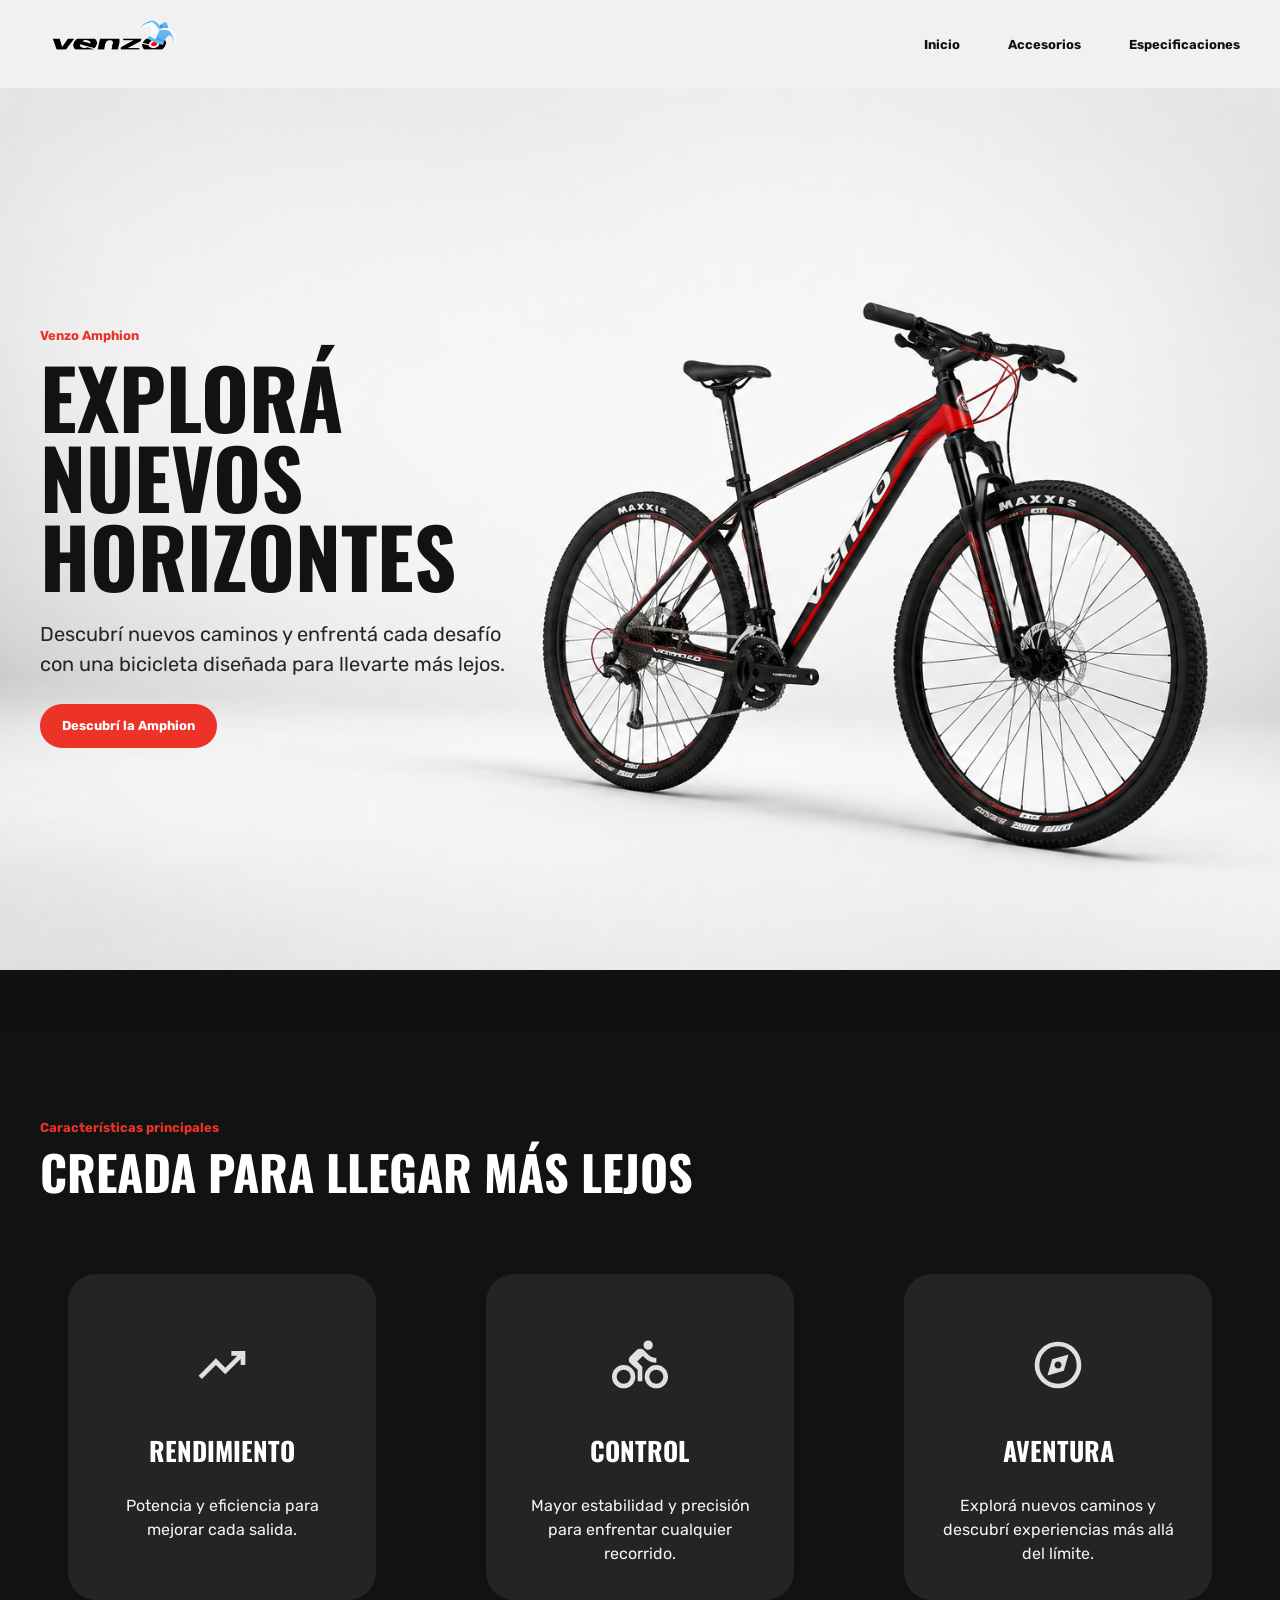
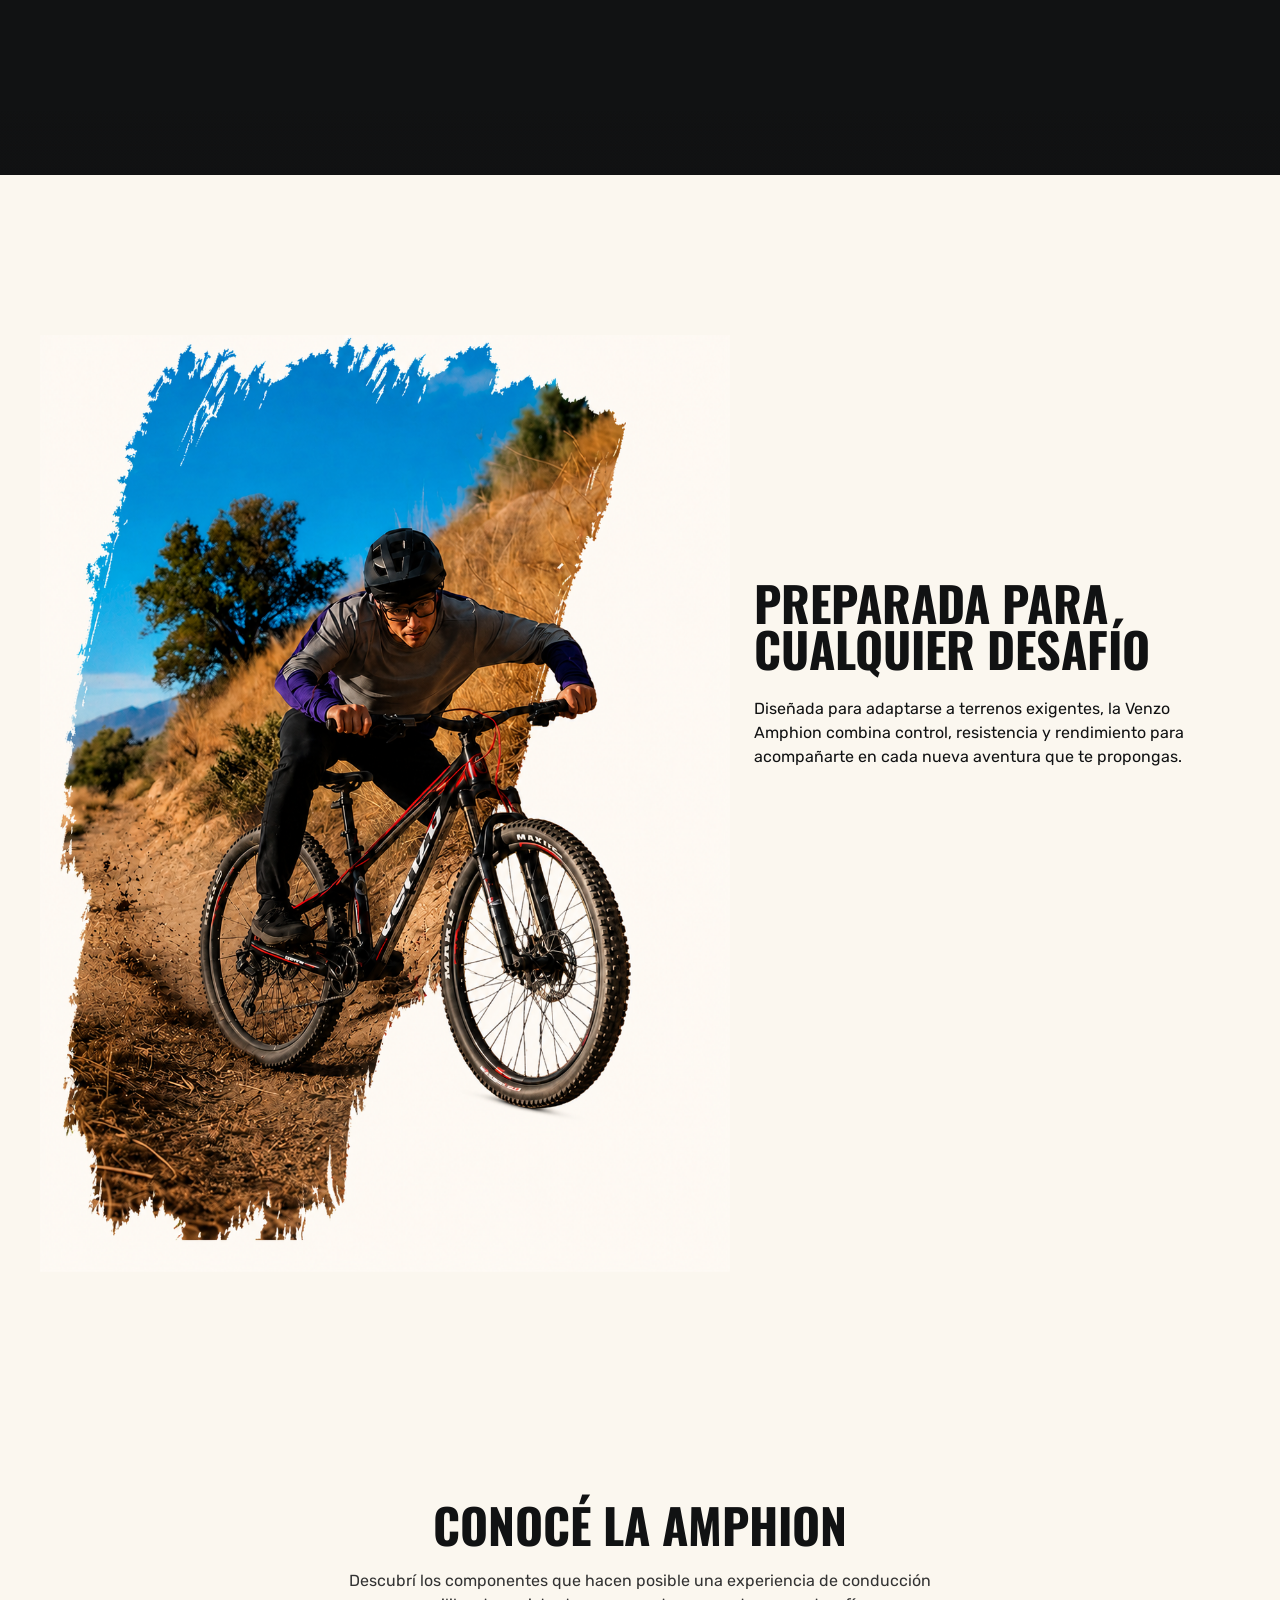
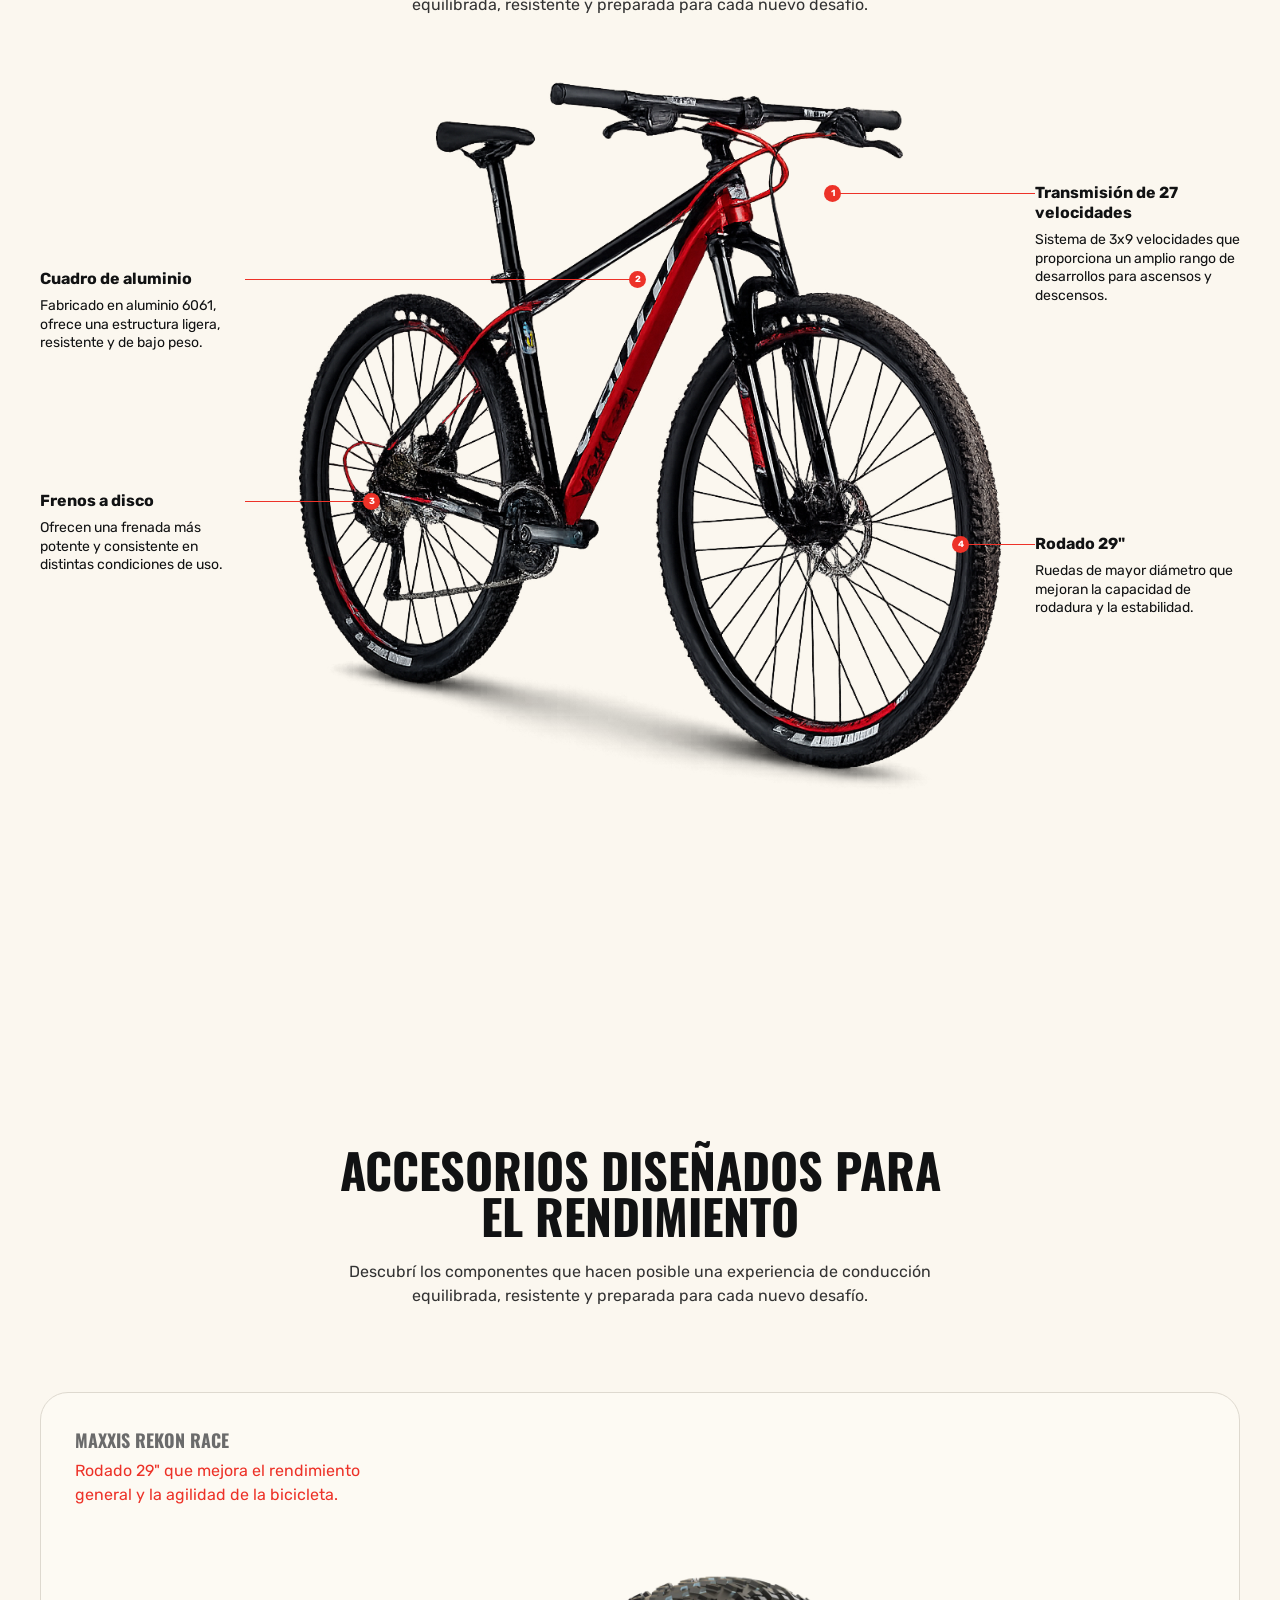
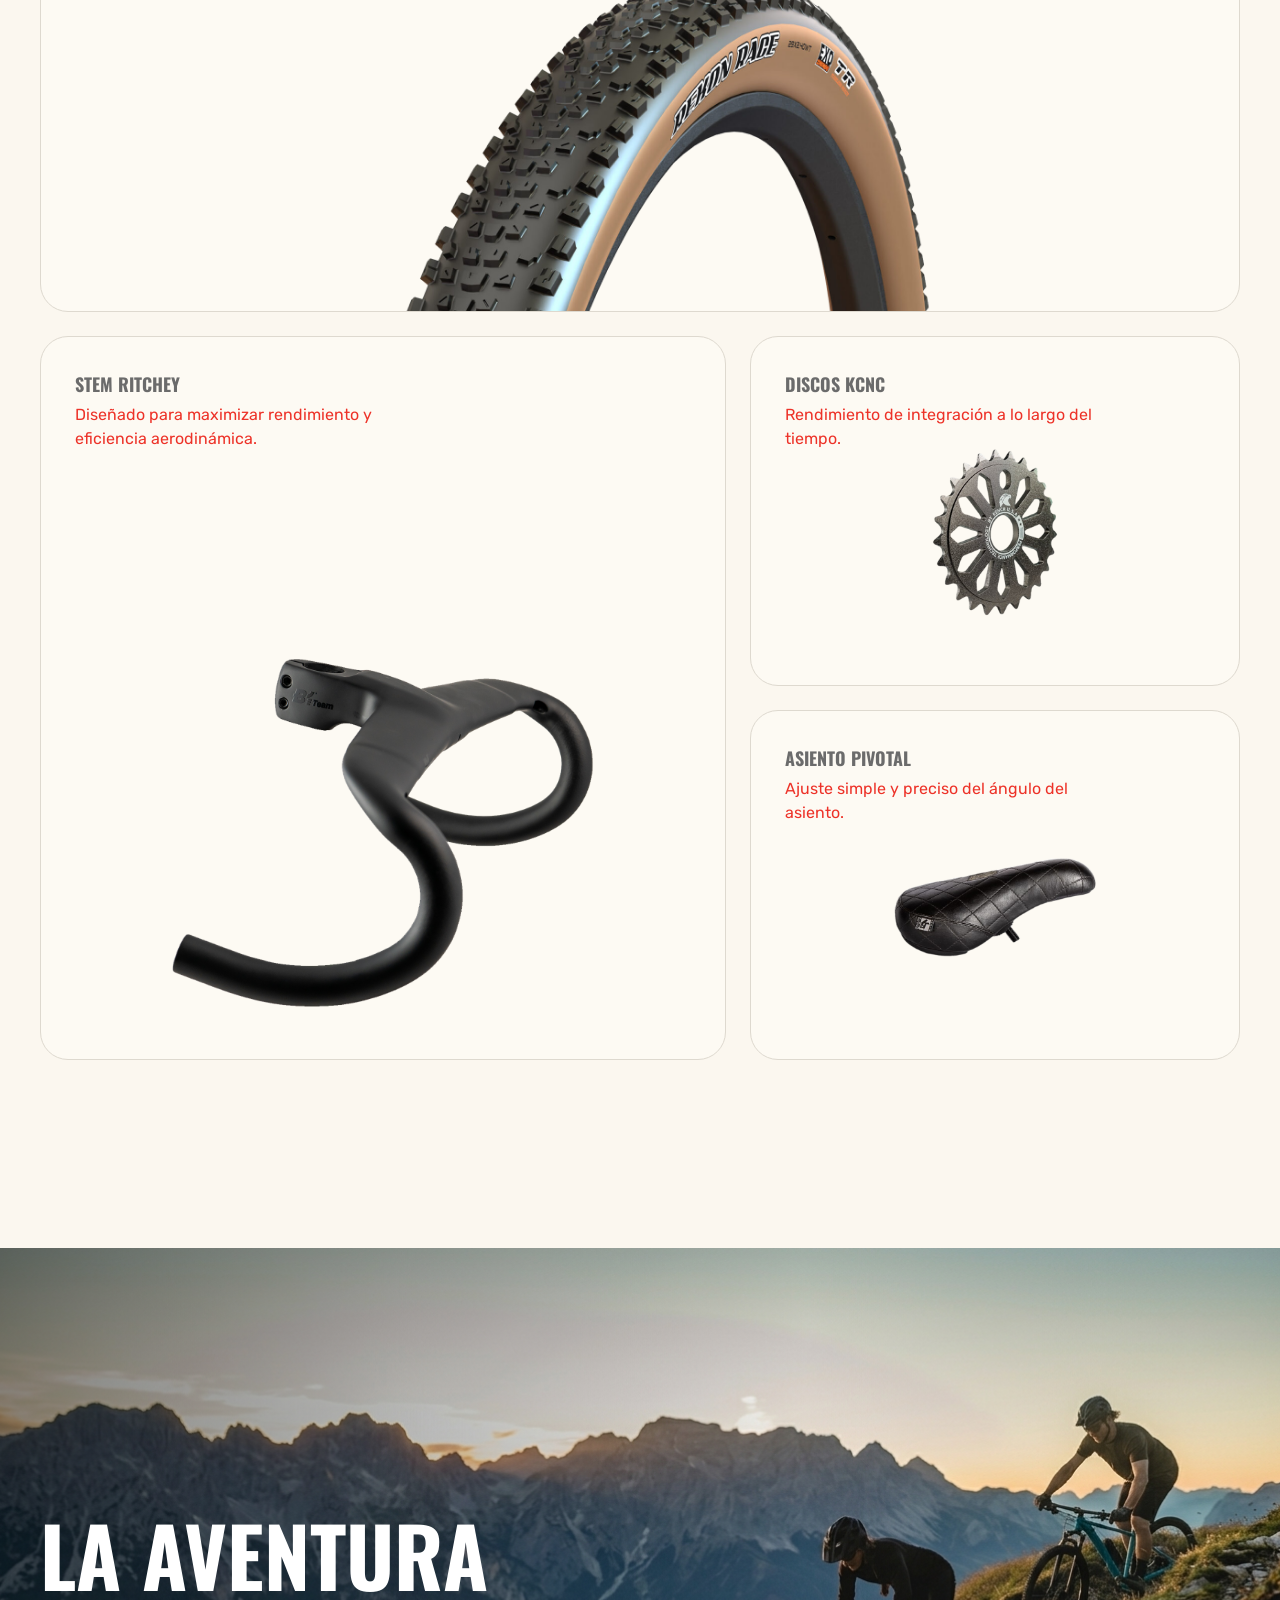
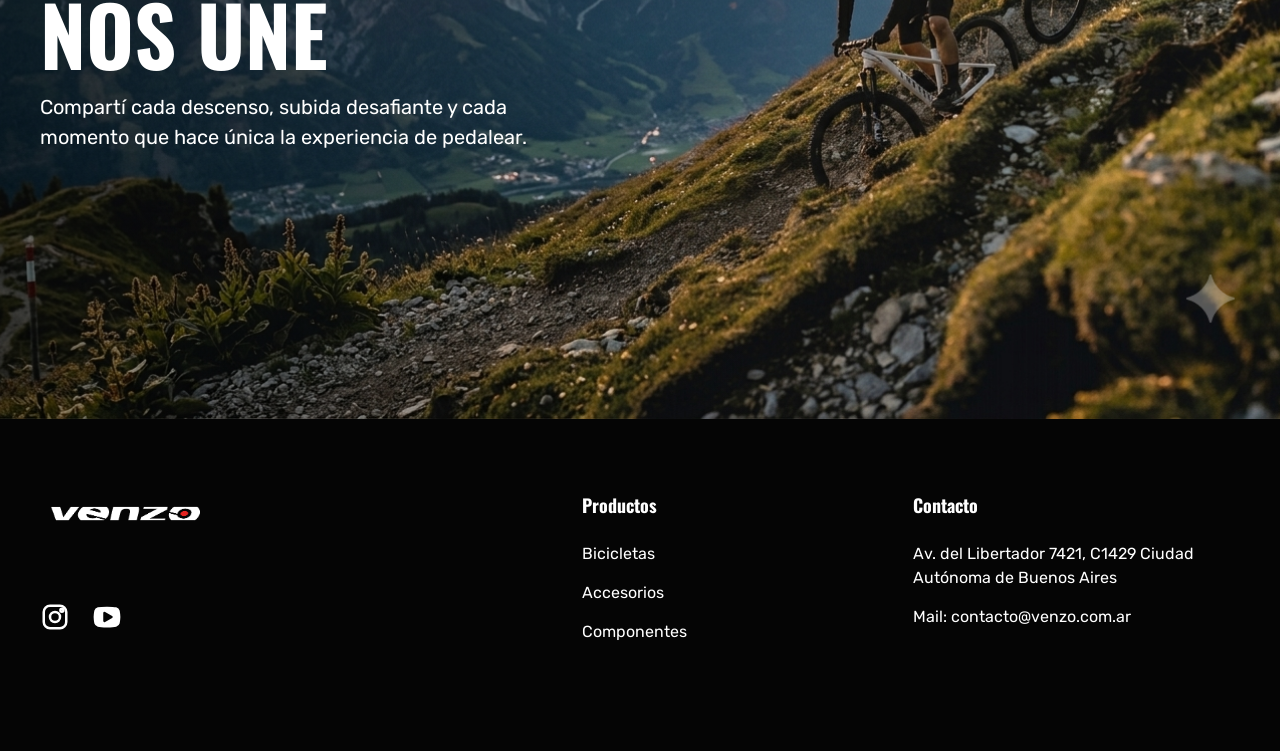
<file: primer propuesta/index.html>
<!DOCTYPE html>
<html lang="es">
  <head>
    <meta charset="UTF-8" />
    <meta name="viewport" content="width=device-width, initial-scale=1.0" />
    <title>Venzo Amphion</title>
    <link rel="preconnect" href="https://fonts.googleapis.com" />
    <link rel="preconnect" href="https://fonts.gstatic.com" crossorigin />
    <link
      href="https://fonts.googleapis.com/css2?family=Oswald:wght@700&family=Rubik:wght@400;500;700&display=swap"
      rel="stylesheet"
    />
    <link rel="stylesheet" href="css/styles.css" />
  </head>
  <body>
    <header class="site-header">
      <div class="container nav">
        <a class="brand" href="#" aria-label="Venzo">
          <img src="assets/img/mudial-logo-sinfondo.png" alt="Venzo" />
        </a>
        <nav class="nav-links" aria-label="Principal">
          <a href="#inicio">Inicio</a>
          <a href="#accesorios">Accesorios</a>
          <a href="#especificaciones">Especificaciones</a>
        </nav>
      </div>
    </header>

    <main id="inicio">
      <section class="hero section-fade">
        <img class="hero-bg" src="assets/img/hero.png" alt="Bicicleta Venzo Amphion" />
        <div class="container hero-grid">
          <div class="hero-copy">
            <p class="eyebrow">Venzo Amphion</p>
            <h1>Explorá nuevos horizontes</h1>
            <p>
              Descubrí nuevos caminos y enfrentá cada desafío con una bicicleta
              diseñada para llevarte más lejos.
            </p>
            <a class="btn" href="#especificaciones">Descubrí la Amphion</a>
          </div>
        </div>
      </section>

      <section class="features section-fade">
        <div class="container">
          <p class="eyebrow">Características principales</p>
          <h2>Creada para llegar más lejos</h2>
          <div class="feature-grid">
            <article class="feature-card">
              <img src="assets/img/trending_up_24dp_1F1F1F_FILL0_wght400_GRAD0_opsz24.svg" alt="" />
              <h3>Rendimiento</h3>
              <p>Potencia y eficiencia para mejorar cada salida.</p>
            </article>
            <article class="feature-card">
              <img src="assets/img/directions_bike_24dp_1F1F1F_FILL0_wght400_GRAD0_opsz24.svg" alt="" />
              <h3>Control</h3>
              <p>Mayor estabilidad y precisión para enfrentar cualquier recorrido.</p>
            </article>
            <article class="feature-card">
              <img src="assets/img/explore_24dp_1F1F1F_FILL0_wght400_GRAD0_opsz24.svg" alt="" />
              <h3>Aventura</h3>
              <p>Explorá nuevos caminos y descubrí experiencias más allá del límite.</p>
            </article>
          </div>
        </div>
      </section>

      <section class="challenge section-fade">
        <div class="container challenge-grid">
          <img src="assets/img/montaña-bici.png" alt="Ciclista en sendero de montaña" />
          <div>
            <h2>Preparada para cualquier desafío</h2>
            <p>
              Diseñada para adaptarse a terrenos exigentes, la Venzo Amphion
              combina control, resistencia y rendimiento para acompañarte en
              cada nueva aventura que te propongas.
            </p>
          </div>
        </div>
      </section>

      <section class="bike-specs section-fade" id="especificaciones">
        <div class="container">
          <div class="section-title">
            <h2>Conocé la Amphion</h2>
            <p>
              Descubrí los componentes que hacen posible una experiencia de
              conducción equilibrada, resistente y preparada para cada nuevo
              desafío.
            </p>
          </div>
          <div class="spec-stage">
            <img src="assets/img/chatgpt.png" alt="Bicicleta Venzo Amphion de perfil" />
            <article class="spec spec-left spec-frame">
              <h3>Cuadro de aluminio</h3>
              <p>Fabricado en aluminio 6061, ofrece una estructura ligera, resistente y de bajo peso.</p>
            </article>
            <article class="spec spec-left spec-brake">
              <h3>Frenos a disco</h3>
              <p>Ofrecen una frenada más potente y consistente en distintas condiciones de uso.</p>
            </article>
            <article class="spec spec-right spec-drive">
              <h3>Transmisión de 27 velocidades</h3>
              <p>Sistema de 3x9 velocidades que proporciona un amplio rango de desarrollos para ascensos y descensos.</p>
            </article>
            <article class="spec spec-right spec-wheel">
              <h3>Rodado 29"</h3>
              <p>Ruedas de mayor diámetro que mejoran la capacidad de rodadura y la estabilidad.</p>
            </article>
          </div>
        </div>
      </section>

      <section class="accessories section-fade" id="accesorios">
        <div class="container">
          <div class="section-title">
            <h2>Accesorios diseñados para el rendimiento</h2>
            <p>
              Descubrí los componentes que hacen posible una experiencia de
              conducción equilibrada, resistente y preparada para cada nuevo
              desafío.
            </p>
          </div>
          <div class="accessory-grid">
            <article class="product-card product-wide">
              <div>
                <h3>Maxxis Rekon Race</h3>
                <p>Rodado 29" que mejora el rendimiento general y la agilidad de la bicicleta.</p>
              </div>
              <img src="assets/img/REKON-RACE-TANWALL-29-x-2.25.png" alt="Cubierta Maxxis Rekon Race" />
            </article>
            <article class="product-card product-tall">
              <div>
                <h3>Stem Ritchey</h3>
                <p>Diseñado para maximizar rendimiento y eficiencia aerodinámica.</p>
              </div>
              <img src="assets/img/PORTADA-F-RUTA.png" alt="Stem Ritchey" />
            </article>
            <article class="product-card">
              <div>
                <h3>Discos Kcnc</h3>
                <p>Rendimiento de integración a lo largo del tiempo.</p>
              </div>
              <img src="assets/img/ENGRANAJE1.png" alt="Disco Kcnc" />
            </article>
            <article class="product-card">
              <div>
                <h3>Asiento pivotal</h3>
                <p>Ajuste simple y preciso del ángulo del asiento.</p>
              </div>
              <img src="assets/img/ASIENTO1.png" alt="Asiento pivotal" />
            </article>
          </div>
        </div>
      </section>

      <section class="adventure">
        <img src="assets/img/Gemini_Generated_Image_onx6cbonx6cbonx6.png" alt="Ciclistas en montaña al atardecer" />
        <div class="container adventure-copy">
          <h2>La aventura nos une</h2>
          <p>
            Compartí cada descenso, subida desafiante y cada momento que hace
            única la experiencia de pedalear.
          </p>
        </div>
      </section>
    </main>

    <footer class="site-footer">
      <div class="container footer-grid">
        <div class="footer-brand">
          <img src="assets/img/VENZO-LOGO-BLANCO-copia-3.png" alt="Venzo" />
          <div class="socials" aria-label="Redes sociales">
            <a href="#" aria-label="Instagram">
              <svg viewBox="0 0 24 24" aria-hidden="true">
                <rect x="3" y="3" width="18" height="18" rx="5"></rect>
                <circle cx="12" cy="12" r="4"></circle>
                <circle cx="17.5" cy="6.5" r="1.2"></circle>
              </svg>
            </a>
            <a href="#" aria-label="YouTube">
              <svg viewBox="0 0 24 24" aria-hidden="true">
                <path d="M21.2 7.3a3 3 0 0 0-2.1-2.1C17.2 4.7 12 4.7 12 4.7s-5.2 0-7.1.5a3 3 0 0 0-2.1 2.1A31.3 31.3 0 0 0 2.3 12a31.3 31.3 0 0 0 .5 4.7 3 3 0 0 0 2.1 2.1c1.9.5 7.1.5 7.1.5s5.2 0 7.1-.5a3 3 0 0 0 2.1-2.1 31.3 31.3 0 0 0 .5-4.7 31.3 31.3 0 0 0-.5-4.7Z"></path>
                <path class="play" d="M10 15.2V8.8l5.6 3.2L10 15.2Z"></path>
              </svg>
            </a>
          </div>
        </div>
        <div>
          <h2>Productos</h2>
          <a href="#">Bicicletas</a>
          <a href="#">Accesorios</a>
          <a href="#">Componentes</a>
        </div>
        <div>
          <h2>Contacto</h2>
          <p>Av. del Libertador 7421, C1429 Ciudad Autónoma de Buenos Aires</p>
          <p>Mail: contacto@venzo.com.ar</p>
        </div>
      </div>
    </footer>

    <script src="js/scripts.js"></script>
  </body>
</html>
</file>
<file: primer propuesta/css/styles.css>
:root {
  --red: #ed3228;
  --black: #111213;
  --cream: #fbf7ef;
  --muted: #626262;
  --container: 1200px;
  --gutter: 24px;
}

* {
  box-sizing: border-box;
}

html {
  scroll-behavior: smooth;
}

body {
  margin: 0;
  background: var(--cream);
  color: var(--black);
  font-family: "Rubik", Arial, sans-serif;
  font-size: 16px;
  font-weight: 400;
}

img {
  display: block;
  max-width: 100%;
}

a {
  color: inherit;
  text-decoration: none;
}

.container {
  width: min(var(--container), calc(100% - 48px));
  margin: 0 auto;
}

.site-header {
  height: 88px;
  background: #f1f1f1;
  position: sticky;
  top: 0;
  z-index: 20;
}

.nav {
  height: 100%;
  display: flex;
  align-items: center;
  justify-content: space-between;
}

.brand img {
  width: 138px;
  height: auto;
}

.nav-links {
  display: flex;
  align-items: center;
  gap: 48px;
  font-size: 13px;
  font-weight: 700;
}

.hero {
  height: 882px;
  background: #f0f0f0;
  overflow: hidden;
  position: relative;
}

.hero-bg {
  position: absolute;
  inset: 0;
  width: 100%;
  height: 100%;
  object-fit: cover;
  object-position: center center;
}

.hero-grid {
  display: grid;
  grid-template-columns: repeat(12, 1fr);
  column-gap: var(--gutter);
  height: 882px;
  align-items: center;
  position: relative;
  z-index: 1;
}

.hero-copy {
  grid-column: 1 / 6;
  padding-top: 18px;
  z-index: 2;
}

.eyebrow {
  margin: 0 0 14px;
  color: var(--red);
  font-size: 13px;
  font-weight: 700;
}

h1,
h2 {
  font-family: "Oswald", Impact, sans-serif;
  font-weight: 700;
  line-height: 0.97;
  letter-spacing: 0;
  text-transform: uppercase;
}

h1 {
  margin: 0;
  max-width: 580px;
  font-size: 82px;
}

.hero-copy p:not(.eyebrow) {
  max-width: 520px;
  margin: 23px 0 25px;
  color: #252525;
  font-size: 20px;
  line-height: 30px;
}

.btn {
  display: inline-flex;
  align-items: center;
  justify-content: center;
  min-height: 44px;
  padding: 0 22px;
  border-radius: 22px;
  background: var(--red);
  color: #fff;
  font-size: 13px;
  font-weight: 700;
}

.features {
  margin-top: 0;
  padding: 150px 0 175px;
  color: #fff;
  background: #111213;
  position: relative;
  overflow: hidden;
}

.features::before,
.features::after {
  content: "";
  position: absolute;
  left: 0;
  width: 100%;
  height: 118px;
  pointer-events: none;
  z-index: 0;
  background:
    radial-gradient(circle, rgba(17, 18, 19, 0.98) 0 1px, transparent 1.55px),
    radial-gradient(circle, rgba(17, 18, 19, 0.78) 0 1.15px, transparent 1.95px),
    radial-gradient(circle, rgba(17, 18, 19, 0.48) 0 0.85px, transparent 1.5px),
    linear-gradient(180deg, #111213 4%, rgba(17, 18, 19, 0.92) 30%, rgba(17, 18, 19, 0.48) 63%, rgba(17, 18, 19, 0) 100%);
  background-size: 3px 3px, 6px 6px, 10px 10px, 100% 100%;
  filter: blur(0.35px);
}

.features::before {
  top: 0;
  transform: translateY(-54px);
}

.features::after {
  bottom: 0;
  transform: translateY(54px) rotate(180deg);
}

.features .container {
  position: relative;
  z-index: 1;
}

.features h2 {
  margin: 0 0 78px;
  font-size: 48px;
}

.feature-grid {
  display: grid;
  grid-template-columns: repeat(3, 1fr);
  gap: 110px;
  padding: 0 28px;
}

.feature-card {
  min-height: 312px;
  padding: 63px 34px 34px;
  border-radius: 28px;
  background: #242424;
  text-align: center;
}

.feature-card img {
  width: 56px;
  height: 56px;
  margin: 0 auto 38px;
  filter: invert(1);
}

.feature-card h3 {
  margin: 0 0 24px;
  color: #fff;
  font-family: "Oswald", Impact, sans-serif;
  font-size: 26px;
  font-weight: 700;
  text-transform: uppercase;
}

.feature-card p,
.challenge p,
.section-title p,
.spec p,
.product-card p,
.adventure p,
.site-footer p {
  margin: 0;
  line-height: 1.35;
}

.feature-card p {
  color: #f4f4f4;
  font-size: 16px;
  line-height: 24px;
}

.challenge {
  padding: 160px 0 150px;
}

.challenge-grid {
  display: grid;
  grid-template-columns: repeat(12, 1fr);
  column-gap: var(--gutter);
  align-items: start;
}

.challenge-grid img {
  grid-column: 1 / 8;
  width: 760px;
  max-height: 1033px;
  object-fit: contain;
}

.challenge-grid div {
  grid-column: 8 / 13;
  padding-top: 245px;
}

.challenge h2 {
  margin: 0 0 24px;
  font-size: 48px;
}

.challenge p {
  max-width: 455px;
  font-size: 16px;
  line-height: 24px;
}

.bike-specs {
  padding: 80px 0 150px;
}

.section-title {
  max-width: 640px;
  margin: 0 auto 84px;
  text-align: center;
}

.section-title h2 {
  margin: 0 0 20px;
  font-size: 48px;
}

.section-title p {
  color: #333;
  font-size: 16px;
  line-height: 24px;
}

.spec-stage {
  position: relative;
  min-height: 690px;
  max-width: 1200px;
  margin: 0 auto;
}

.spec-stage > img {
  width: 816px;
  height: 816px;
  object-fit: contain;
  margin: 0 auto;
  transform: translateY(-48px);
}

.spec {
  position: absolute;
  width: 205px;
  font-size: 14px;
  line-height: 20px;
}

.spec h3 {
  margin: 0 0 8px;
  font-family: "Rubik", Arial, sans-serif;
  font-size: 16px;
  font-weight: 700;
  line-height: 20px;
  text-transform: none;
}

.spec::after {
  content: "";
  position: absolute;
  top: 10px;
  height: 1px;
  background: var(--red);
}

.spec::before {
  position: absolute;
  top: 2px;
  width: 17px;
  height: 17px;
  border-radius: 50%;
  background: var(--red);
  color: #fff;
  display: grid;
  place-items: center;
  font-size: 9px;
  font-weight: 700;
  line-height: 1;
  z-index: 2;
}

.spec-left::after {
  left: 100%;
}

.spec-left::before {
  left: calc(100% + var(--line) - 8px);
}

.spec-right::after {
  right: 100%;
}

.spec-right::before {
  right: calc(100% + var(--line) - 8px);
}

.spec-frame {
  --line: 392px;
  left: 0;
  top: 168px;
}

.spec-frame::after {
  width: var(--line);
}

.spec-frame::before {
  content: "2";
  left: calc(100% + var(--line) - 8px);
}

.spec-brake {
  --line: 126px;
  left: 0;
  top: 390px;
}

.spec-brake::after {
  width: var(--line);
}

.spec-brake::before {
  content: "3";
  left: calc(100% + var(--line) - 8px);
}

.spec-drive {
  --line: 202px;
  right: 0;
  top: 82px;
}

.spec-drive::after {
  width: var(--line);
}

.spec-drive::before {
  content: "1";
  right: calc(100% + var(--line) - 8px);
}

.spec-wheel {
  --line: 74px;
  right: 0;
  top: 433px;
}

.spec-wheel::after {
  width: var(--line);
}

.spec-wheel::before {
  content: "4";
  right: calc(100% + var(--line) - 8px);
}

.accessories {
  padding: 80px 0 188px;
}

.accessory-grid {
  display: grid;
  grid-template-columns: 7fr 5fr;
  gap: var(--gutter);
}

.product-card {
  min-height: 350px;
  border: 1px solid #ded9cf;
  border-radius: 28px;
  background: rgba(255, 252, 246, 0.48);
  overflow: hidden;
  position: relative;
  padding: 34px 34px 28px;
}

.product-card h3 {
  margin: 0 0 6px;
  color: #6b6b6b;
  font-family: "Oswald", Impact, sans-serif;
  font-size: 18px;
  font-weight: 700;
  text-transform: uppercase;
}

.product-card p {
  max-width: 330px;
  color: var(--red);
  font-size: 16px;
  line-height: 24px;
}

.product-card img {
  position: absolute;
  object-fit: contain;
}

.product-wide {
  grid-column: 1 / -1;
  min-height: 520px;
}

.product-wide img {
  width: 610px;
  left: 50%;
  bottom: -210px;
  transform: translateX(-50%);
}

.product-tall {
  grid-row: span 2;
  min-height: 560px;
}

.product-tall img {
  width: 500px;
  left: 50%;
  bottom: -12px;
  transform: translateX(-50%);
}

.product-card:not(.product-wide):not(.product-tall) img {
  width: 230px;
  left: 50%;
  bottom: 32px;
  transform: translateX(-50%);
}

.product-card:last-child img {
  width: 240px;
  left: 50%;
  bottom: 20px;
  transform: translateX(-50%);
}

.adventure {
  position: relative;
  height: 771px;
  color: #fff;
  overflow: hidden;
}

.adventure > img {
  width: 100%;
  height: 100%;
  object-fit: cover;
}

.adventure::after {
  content: "";
  position: absolute;
  inset: 0;
  background: linear-gradient(90deg, rgba(0, 0, 0, 0.45), transparent 63%);
}

.adventure-copy {
  position: absolute;
  inset: 0;
  z-index: 1;
  display: flex;
  flex-direction: column;
  justify-content: center;
  align-items: flex-start;
}

.adventure h2 {
  max-width: 470px;
  margin: 0 0 18px;
  font-size: 82px;
}

.adventure p {
  max-width: 560px;
  font-size: 20px;
  line-height: 30px;
}

.site-footer {
  padding: 78px 0 92px;
  background: #050505;
  color: #fff;
}

.footer-grid {
  display: grid;
  grid-template-columns: 2fr 1fr 1.55fr;
  gap: 120px;
}

.footer-brand img {
  width: 170px;
  margin-bottom: 72px;
}

.socials {
  display: flex;
  gap: 22px;
  align-items: center;
}

.socials a {
  display: inline-flex;
  width: 30px;
  height: 30px;
  color: #fff;
}

.socials svg {
  width: 100%;
  height: 100%;
  fill: none;
  stroke: currentColor;
  stroke-width: 2;
  stroke-linecap: round;
  stroke-linejoin: round;
}

.socials svg path:first-child {
  fill: currentColor;
  stroke: currentColor;
}

.socials .play {
  fill: #050505;
  stroke: #050505;
}

.site-footer h2 {
  margin: 0 0 28px;
  font-family: "Oswald", Impact, sans-serif;
  font-size: 18px;
  font-weight: 700;
  text-transform: none;
}

.site-footer a,
.site-footer p {
  display: block;
  margin-bottom: 15px;
  color: #fff;
  font-size: 16px;
  line-height: 24px;
}

.section-fade {
  opacity: 0;
  transform: translateY(28px);
  transition: opacity 700ms ease, transform 700ms ease;
}

.section-fade.is-visible {
  opacity: 1;
  transform: translateY(0);
}

@media (max-width: 980px) {
  .site-header {
    height: 72px;
  }

  .nav-links {
    gap: 20px;
    font-size: 12px;
  }

  .hero {
    height: auto;
    min-height: 720px;
  }

  .hero-grid,
  .challenge-grid {
    display: block;
  }

  .hero-grid {
    height: auto;
    min-height: 720px;
    padding: 78px 0 70px;
  }

  .hero-copy {
    max-width: 620px;
  }

  h1 {
    font-size: clamp(54px, 12vw, 92px);
  }

  .features {
    margin-top: 36px;
    padding: 120px 0 130px;
  }

  .feature-grid {
    gap: 24px;
    padding: 0;
  }

  .challenge {
    padding: 90px 0;
  }

  .challenge-grid img {
    width: min(560px, 100%);
    margin: 0 auto 44px;
  }

  .challenge-grid div {
    max-width: 560px;
    margin: 0 auto;
    padding-top: 0;
  }

  .spec-stage {
    min-height: auto;
  }

  .spec-stage > img {
    width: min(816px, 100%);
    height: auto;
  }

  .spec {
    position: static;
    width: auto;
    margin: 18px 0;
    padding-left: 18px;
    border-left: 3px solid var(--red);
  }

  .spec::before,
  .spec::after {
    display: none;
  }

  .accessory-grid {
    grid-template-columns: 1fr;
  }

  .product-wide,
  .product-tall,
  .product-card {
    min-height: 430px;
  }

  .product-wide img,
  .product-tall img,
  .product-card:not(.product-wide):not(.product-tall) img,
  .product-card:last-child img {
    width: min(430px, 82%);
    right: 50%;
    left: auto;
    bottom: -70px;
    transform: translateX(50%);
  }

  .adventure h2 {
    font-size: clamp(48px, 10vw, 78px);
  }

  .footer-grid {
    gap: 44px;
  }
}

@media (max-width: 680px) {
  .container {
    width: min(100% - 32px, var(--container));
  }

  .nav {
    align-items: center;
  }

  .brand img {
    width: 104px;
  }

  .nav-links {
    gap: 14px;
  }

  .nav-links a {
    font-size: 10px;
  }

  .hero {
    padding-top: 54px;
  }

  .eyebrow {
    font-size: 12px;
  }

  .hero-copy p:not(.eyebrow),
  .challenge p,
  .section-title p {
    font-size: 14px;
  }

  .feature-grid,
  .footer-grid {
    grid-template-columns: 1fr;
  }

  .feature-card {
    min-height: 250px;
    padding: 48px 28px 30px;
    border-radius: 22px;
  }

  .features h2,
  .challenge h2,
  .section-title h2 {
    font-size: 36px;
  }

  .bike-specs,
  .accessories {
    padding: 58px 0 86px;
  }

  .section-title {
    margin-bottom: 44px;
  }

  .product-card {
    border-radius: 20px;
    padding: 26px;
  }

  .adventure {
    height: 530px;
  }

  .adventure > img {
    object-position: 58% center;
  }

  .site-footer {
    padding: 52px 0;
  }

  .footer-brand img {
    margin-bottom: 34px;
  }
}
</file>
